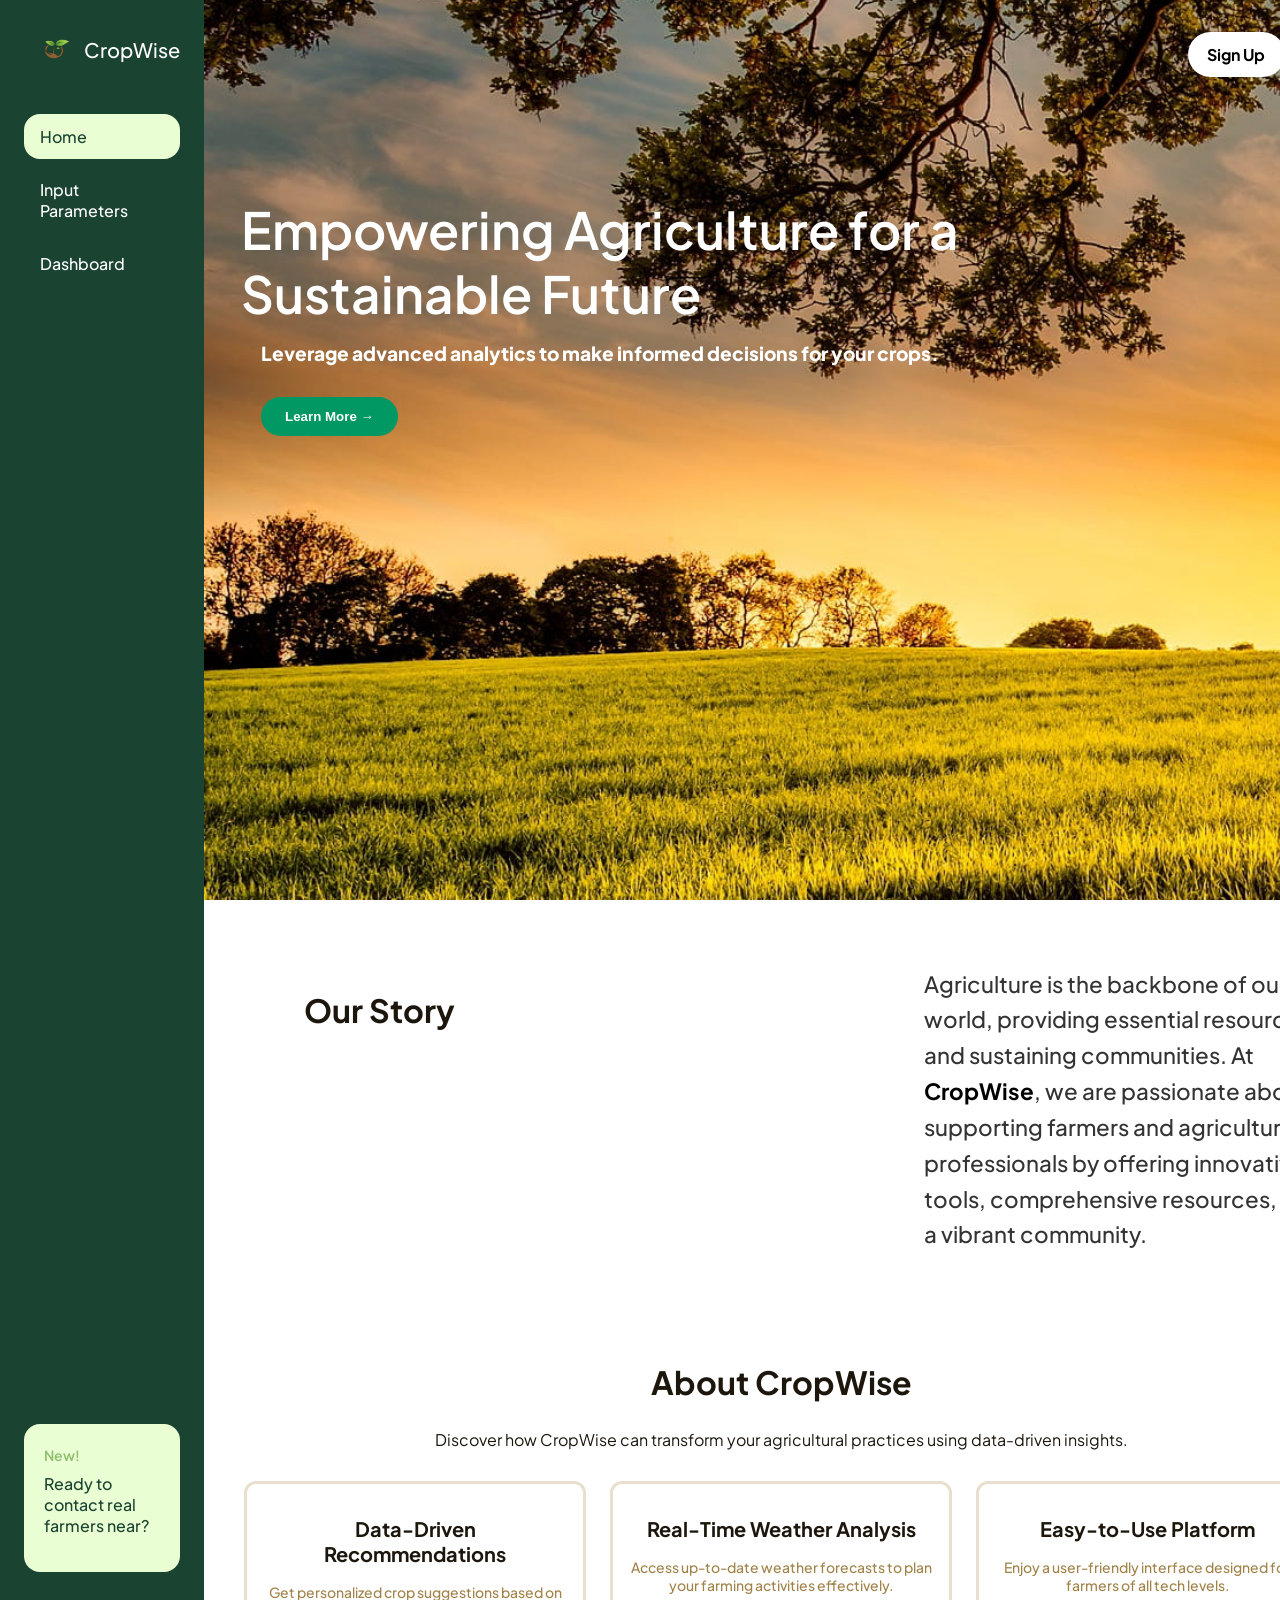
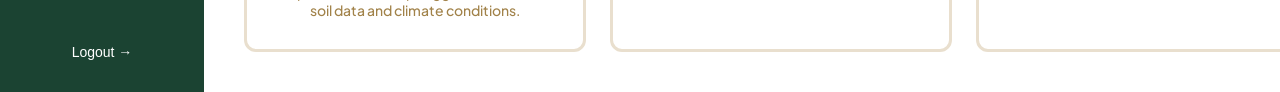
<file: Home/index.html>
<!DOCTYPE html>
<html lang="en">
<head>
    <meta charset="UTF-8">
    <meta name="viewport" content="width=device-width, initial-scale=1.0">
    <link rel="preconnect" href="https://fonts.gstatic.com/" crossorigin="" />
    <link rel="stylesheet" href="https://fonts.googleapis.com/css2?display=swap&family=Noto+Sans:wght@400;500;700;900&family=Plus+Jakarta+Sans:wght@400;500;700;800" />
    <link rel="stylesheet" href="style.css">
    <title>CropWise</title>
</head>
<body>
    <div class="design-root">
        <aside class="sidebar">
            <div class="logo">
                <img src="Agriculture-removebg-preview.png" alt="Logo" class="logo-icon">
                <span>CropWise</span>
            </div>
            <nav class="nav-menu">
                <a href="#" class="nav-item active">Home</a>
                <a href="#" class="nav-item">Input Parameters</a>
                <a href="#" class="nav-item">Dashboard</a>
            </nav>
            <div class="new-feature">
                <div class="feature-card">
                    <span>New!</span>
                    <p>Ready to contact real farmers near?</p>
                </div>
            </div>
            <button class="logout">Logout →</button>
        </aside>
        
        <body class="design-root">
            <div class="layout-container">
        
              <main>
                <section class="hero">
                  <div class="hero-image"></div>
                  <div class="hero-text">
                    <div class="header-buttons">
                      <button class="sign-up-btn">Sign Up</button>
                      <button class="login-btn">Login</button>
                    </div>
                    <h1>Empowering Agriculture for a Sustainable Future</h1>
                    <h2>Leverage advanced analytics to make informed decisions for your crops.</h2>
                    <button class="learn-more-btn">Learn More →</button>
                  </div>
                </section>

                <section class="our-story">
                  <h1>Our Story</h1>
                  <p>
                      Agriculture is the backbone of our world, providing essential resources and sustaining communities. 
                      At <span class="highlight">CropWise</span>, we are passionate about supporting farmers and agricultural professionals 
                      by offering innovative tools, comprehensive resources, and a vibrant community. 
  
                  </p>
              </section>
        
                <section class="about">
                  <h1>About CropWise</h1>
                  <p>Discover how CropWise can transform your agricultural practices using data-driven insights.</p>
                  <div class="features">
                    <div class="feature">
                      <div class="feature-icon">
                        <!-- SVG for Graph Icon -->
                      </div>
                      <h2>Data-Driven Recommendations</h2>
                      <p>Get personalized crop suggestions based on soil data and climate conditions.</p>
                    </div>
                    <div class="feature">
                      <div class="feature-icon">
                        <!-- SVG for Sun Icon -->
                      </div>
                      <h2>Real-Time Weather Analysis</h2>
                      <p>Access up-to-date weather forecasts to plan your farming activities effectively.</p>
                    </div>
                    <div class="feature">
                      <div class="feature-icon">
                        <!-- SVG for DotOutline Icon -->
                      </div>
                      <h2>Easy-to-Use Platform</h2>
                      <p>Enjoy a user-friendly interface designed for farmers of all tech levels.</p>
                    </div>
                  </div>
                </section>
              </main>
        
            </div>
          </body>
    </div>
</body>
</html>
</file>
<file: Home/style.css>
/* Import Google Fonts */
@import url('https://fonts.googleapis.com/css2?family=Noto+Sans:wght@400;500;700;900&family=Plus+Jakarta+Sans:wght@400;500;700;800&display=swap');

:root {
    --primary-color: #1B4332;
    --secondary-color: #E9FFD3;
    --accent-green: #90BE6D;
    --text-color: #333;
    --border-radius: 16px;
    --transition: all 0.3s ease;
}

/* Global Styles */
body {
    font-family: 'Plus Jakarta Sans', 'Noto Sans', sans-serif;
    color: #1C160C;
    background-color: #FFFFFF;
    margin: 0;
    padding: 0;
    overflow-x: hidden;
}

.design-root {
    display: flex;
    min-height: 100vh;
}

/* Sidebar Styles */
.sidebar {
    background-color: var(--primary-color);
    color: white;
    padding: 1.5rem;
    display: flex;
    flex-direction: column;
    gap: 2.5rem;
    width: 170px;
}

.logo {
    display: flex;
    align-items: center;
    gap: 0rem;
    font-size: 1.25rem;
    font-weight: 500;
}

.logo-icon {
    width: 60px;
    height: 50px;
    transition: var(--transition);
}

.nav-menu {
    display: flex;
    flex-direction: column;
    gap: 0.5rem;
}

.nav-item {
    color: white;
    text-decoration: none;
    padding: 0.75rem 1rem;
    border-radius: var(--border-radius);
    transition: var(--transition);
    font-weight: 500;
}

.nav-item:hover {
    background-color: rgba(255, 255, 255, 0.1);
}

.nav-item.active {
    background-color: var(--secondary-color);
    color: var(--primary-color);
}

.new-feature {
    margin-top: auto;
}

.feature-card {
    background-color: var(--secondary-color);
    padding: 1.25rem;
    border-radius: var(--border-radius);
    color: var(--primary-color);
    position: relative;
    overflow: hidden;
    transition: var(--transition);
}

.feature-card:hover {
    transform: translateY(-2px);
    box-shadow: 0 4px 12px rgba(0, 0, 0, 0.5);
}

.feature-card span {
    font-size: 0.875rem;
    font-weight: 600;
    color: var(--accent-green);
}

.feature-card p {
    margin-top: 0.5rem;
    font-weight: 500;
}

.feature-icon {
    position: absolute;
    bottom: -10px;
    right: -10px;
    width: 60px;
    height: 60px;
    opacity: 0.2;
}

.logout {
    margin-top: 1.5rem;
    background: none;
    border: none;
    color: white;
    cursor: pointer;
    font-size: 0.875rem;
    transition: var(--transition);
    padding: 0.5rem;
    border-radius: var(--border-radius);
}

.logout:hover {
    background-color: var(--secondary-color);
    color: var(--primary-color);
}
.main-content {
    flex: 1;
    display: flex;
    flex-direction: column;
}

.layout-container {
    display: flex;
    flex-direction: column;
    min-height: 160vh;
  }
  
  /* Header */
  .header {
    display: flex;
    align-items: center;
    justify-content: space-between;
    padding: 1rem 2.5rem;
  }
  
  .brand {
    display: flex;
    align-items: center;
    gap: 1rem;
  }

  
  /* Hero Section */
  .header-buttons {
    display: flex;
    gap: 1rem;
    justify-content: flex-end; 
    align-items: center;
    padding-left: 900px; 
}

.login-btn, .sign-up-btn {
    font-family: 'Plus Jakarta Sans', 'Noto Sans', sans-serif;
    padding: 0.75rem 1.2rem;
    font-size: 1rem;
    font-weight: bold;
    color: black;
    background-color: white;
    border: none;
    border-radius: 9999px;
    cursor: pointer;
    transition: background-color 0.3s ease;
    white-space: nowrap;
}

.sign-up-btn:hover, .login-btn:hover {
    background-color: #019863;
}


  .hero {
    position: relative;
    height: 100vh; 
    width: 100%;
    overflow: hidden;
  }
  
  .hero-image {
    position: absolute;
    top: 0;
    left: 0;
    width: 2300px;
    height: 100%;
    background-image: url('sunset-dusk-meadow-field-c04bf29c77d3e1a2c385d1815d27928b.jpg');
    background-size: cover;
    background-position: center;
    z-index: 1;
  }
  
  .hero-text {
    position: relative;
    z-index: 2; 
    color: #ffffff;
    text-align: left;
    padding: 2rem;
    max-width: 600px;
    margin: auto;
  }
  
  .hero h1 {
    font-size: 3.2rem;
    font-weight: 600;
    margin-bottom: 1rem;
    margin-left: -240px;
    margin-top: 120px;
  }
  
  .hero h2 {
    font-size: 1.2rem;
    color: white; 
    margin-bottom: 2rem;
    margin-left: -220px;
    font-weight: 900;
  }
  
  .learn-more-btn {
    padding: 0.75rem 1.5rem;
    background-color: #019863;
    color: #ffffff;
    border-radius: 9999px;
    font-weight: bold;
    cursor: pointer;
    border: none;
    margin-left: -220px;
  }

  .our-story {
    max-width: 1900px;
    text-align: left;
    padding: 20px;
    background-color: white;
}

.our-story h1 {
    font-size: 2em;
    margin-top: 70px;
    font-weight: bold;
    margin-left: 80px;
}

.our-story p {
    font-size: 1.4em;
    font-weight: 500;
    line-height: 1.6;
    color: #333;
    margin-left: 700px;
    margin-top: -90px;
    width: 400px;
}

.highlight {
    font-weight: bold;
    color: #000;
}

  /* About Section */
  .about {
    padding: 2.5rem;
    text-align: center;
  }
  
  .about h1 {
    font-size: 2rem;
    font-weight: bold;
  }
  
  .features {
    display: flex;
    gap: 1.5rem;
  }
  
  .feature {
    flex: 1;
    border: 3px solid #e9dfce;
    padding: 1rem;
    border-radius: 0.75rem;
    margin-top: 15px;
  }

  .feature:hover {
    transform: translateY(-4px);
    box-shadow: 0 8px 24px rgba(27, 67, 50, 0.1);
}
  
  .feature h2 {
    font-size: 1.25rem;
    font-weight: bold;
  }
  
  .feature p {
    color: #a18249;
    font-size: 0.875rem;
    font-weight: 500;
  }
</file>
